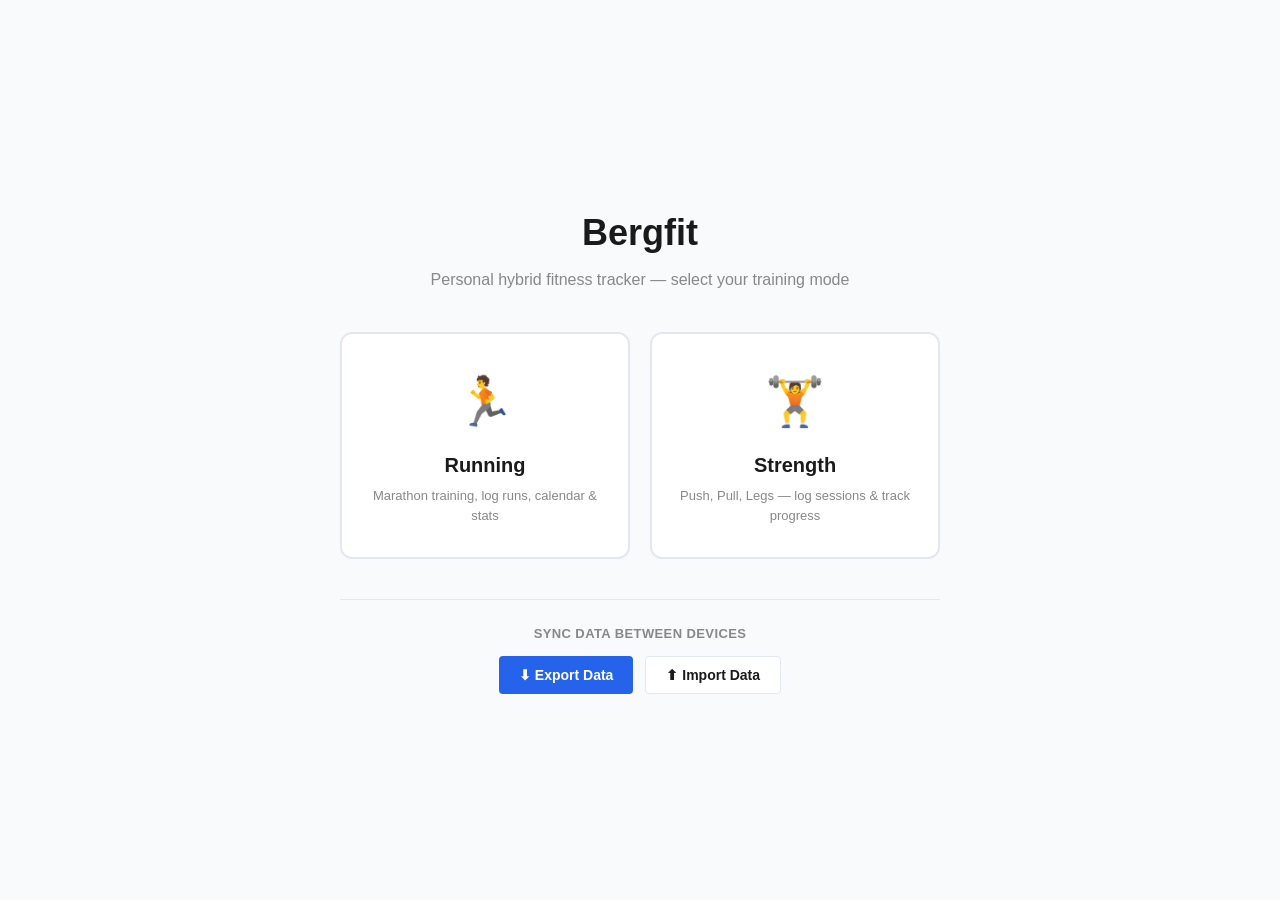
<file: index.html>
<!DOCTYPE html>
<html lang="en">
<head>
    <meta charset="UTF-8">
    <meta http-equiv="refresh" content="0; url=./PROJECT-FILES/index.html">
    <title>Redirecting...</title>
</head>
<body>
    <p>Redirecting to <a href="./PROJECT-FILES/index.html">Bergin PFT</a>...</p>
</body>
</html>
</file>
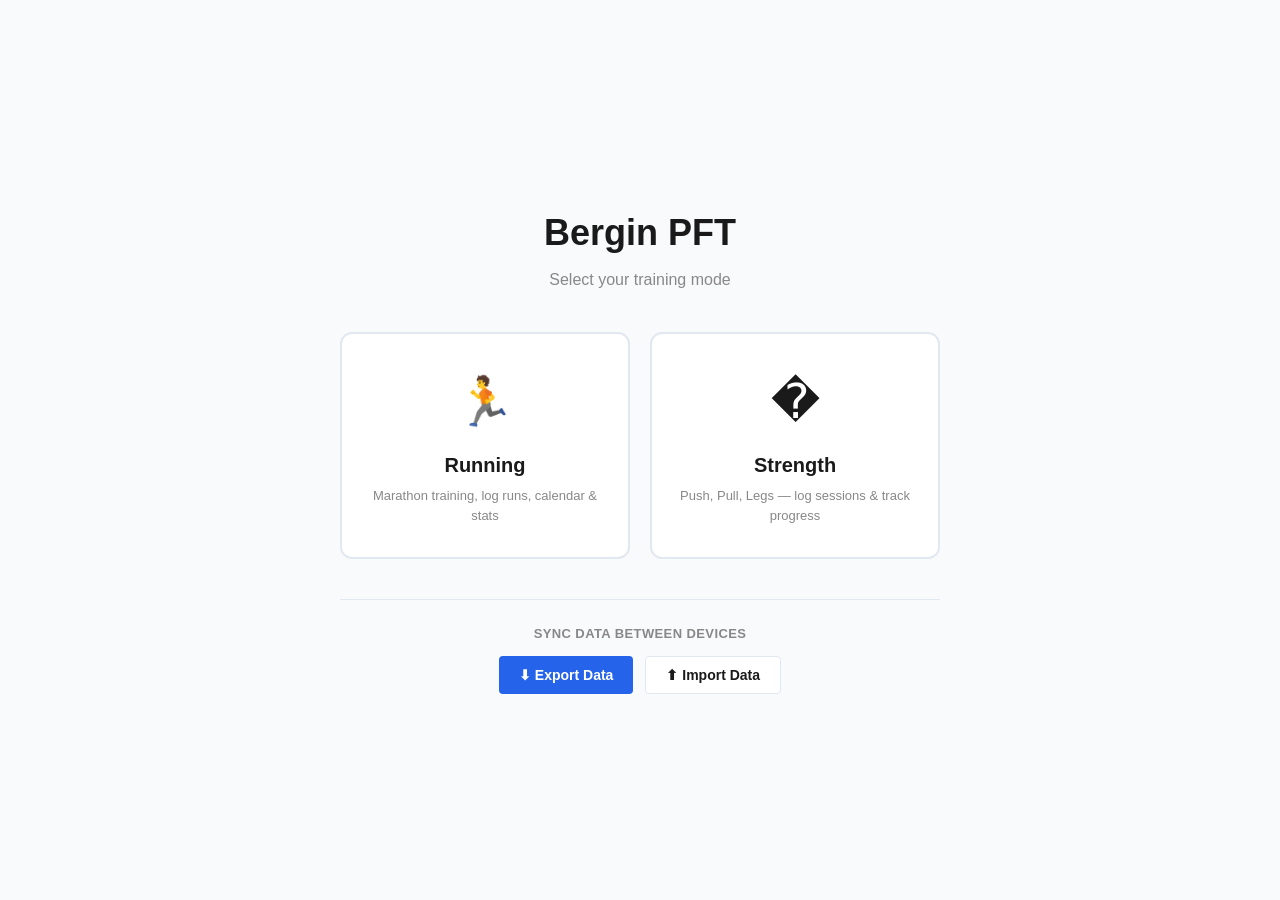
<file: Project Files/index.html>
<!DOCTYPE html>
<html lang="en">
<head>
    <meta charset="UTF-8">
    <meta name="viewport" content="width=device-width, initial-scale=1.0">
    <title>Bergin PFT</title>
    <link rel="stylesheet" href="./styles.css">
</head>
<body>

    <!-- Mode Selection Screen -->
    <div id="mode-select" class="mode-select">
        <div class="mode-select-inner">
            <h1 class="mode-select-title">Bergin PFT</h1>
            <p class="mode-select-subtitle">Select your training mode</p>
            <div class="mode-cards">
                <div class="mode-card" id="mode-running">
                    <div class="mode-card-icon">🏃</div>
                    <div class="mode-card-label">Running</div>
                    <div class="mode-card-desc">Marathon training, log runs, calendar &amp; stats</div>
                </div>
                <div class="mode-card" id="mode-strength">
                    <div class="mode-card-icon">�️</div>
                    <div class="mode-card-label">Strength</div>
                    <div class="mode-card-desc">Push, Pull, Legs — log sessions &amp; track progress</div>
                </div>
            </div>
            <div class="sync-controls">
                <p class="sync-label">Sync Data Between Devices</p>
                <div class="sync-buttons">
                    <button class="btn btn-primary" id="btn-export-data">⬇ Export Data</button>
                    <button class="btn btn-secondary" id="btn-import-data">⬆ Import Data</button>
                </div>
                <input type="file" id="import-file-input" accept=".json" style="display:none;">
            </div>
        </div>
    </div>

    <!-- ============================================================
         RUNNING MODE
         ============================================================ -->
    <div id="running-app" class="app-container" style="display:none;">
        <nav class="nav">
            <span class="nav-logo" id="running-back-btn">← Bergin PFT</span>
            <ul class="nav-links">
                <li><a class="nav-link active" data-view="r-overview">Overview</a></li>
                <li><a class="nav-link" data-view="r-plan">Plan</a></li>
                <li><a class="nav-link" data-view="r-log">Log Run</a></li>
                <li><a class="nav-link" data-view="r-calendar">Calendar</a></li>
                <li><a class="nav-link" data-view="r-stats">Stats</a></li>
            </ul>
        </nav>

        <main class="main">
            <!-- Running Overview -->
            <section id="view-r-overview" class="view-section active">
                <h1 class="page-title">Overview</h1>
                <p class="page-subtitle"></p>
                <div class="dashboard-grid">
                    <div class="card">
                        <div class="card-title"><svg width="24" height="16" viewBox="0 0 24 16" style="vertical-align:middle;margin-right:6px;border-radius:2px;"><rect x="0" y="0" width="8" height="16" fill="#002B7F"/><rect x="8" y="0" width="8" height="16" fill="#FCD116"/><rect x="16" y="0" width="8" height="16" fill="#CE1126"/></svg>Upcoming Race — Bucharest Marathon, 11th October 2026</div>
                        <div class="countdown-grid">
                            <div class="countdown-item">
                                <span class="countdown-number" id="countdown-days">—</span>
                                <span class="countdown-label">Days</span>
                            </div>
                            <div class="countdown-item">
                                <span class="countdown-number" id="countdown-hours">—</span>
                                <span class="countdown-label">Hours</span>
                            </div>
                            <div class="countdown-item">
                                <span class="countdown-number" id="countdown-minutes">—</span>
                                <span class="countdown-label">Minutes</span>
                            </div>
                            <div class="countdown-item">
                                <span class="countdown-number" id="countdown-seconds">—</span>
                                <span class="countdown-label">Seconds</span>
                            </div>
                        </div>
                    </div>
                    <div class="card">
                        <div class="card-title">Target Goal Time</div>
                        <div class="goal-time">3:45:00</div>
                        <div class="goal-pace">Pace: 5:20–5:25/km</div>
                    </div>
                    <div class="card">
                        <div class="card-title">Training Paces</div>
                        <div id="paces-content"></div>
                    </div>
                    <div class="card">
                        <div class="card-title">This Week</div>
                        <div id="this-week-content"></div>
                    </div>
                </div>
            </section>

            <!-- Running Plan -->
            <section id="view-r-plan" class="view-section">
                <h1 class="page-title">Training Plan</h1>
                <p class="page-subtitle">18-week programme for Bucharest Marathon — Target 3:45:00</p>
                <div id="plan-content"></div>
            </section>

            <!-- Log Run -->
            <section id="view-r-log" class="view-section">
                <h1 class="page-title">Log Run</h1>
                <p class="page-subtitle">Record your training runs to track progress.</p>
                <div class="card">
                    <form id="log-run-form" novalidate>
                        <div class="form-group">
                            <label class="form-label" for="run-date">Date *</label>
                            <input class="form-input" type="date" id="run-date" required>
                        </div>
                        <div class="form-group">
                            <label class="form-label" for="run-type">Run Type *</label>
                            <select class="form-input" id="run-type" required>
                                <option value="">— Select —</option>
                                <option value="Easy">Easy</option>
                                <option value="Long Run">Long Run</option>
                                <option value="Tempo">Tempo</option>
                                <option value="Intervals">Intervals</option>
                                <option value="Marathon Pace">Marathon Pace</option>
                                <option value="Hills">Hills</option>
                                <option value="Recovery">Recovery</option>
                                <option value="Race">Race</option>
                            </select>
                        </div>
                        <div class="form-group">
                            <label class="form-label" for="run-distance">Distance (km) *</label>
                            <input class="form-input" type="number" id="run-distance" min="0" step="0.1" placeholder="e.g. 10.5" required>
                        </div>
                        <div class="form-group">
                            <label class="form-label">Pace (min:sec per km) *</label>
                            <div class="form-row">
                                <input class="form-input" type="number" id="run-pace-min" min="0" max="15" step="1" placeholder="min">
                                <input class="form-input" type="number" id="run-pace-sec" min="0" max="59" step="1" placeholder="sec">
                            </div>
                        </div>
                        <div class="form-group">
                            <label class="form-label" for="run-notes">Notes (optional)</label>
                            <textarea class="form-input form-textarea" id="run-notes" rows="3" placeholder="e.g. Felt strong on the hills"></textarea>
                        </div>
                        <div class="form-group">
                            <button type="submit" class="btn btn-primary">Save Run</button>
                        </div>
                    </form>
                </div>
                <h2 class="section-heading">Recent Runs</h2>
                <div id="recent-runs-list"></div>
            </section>

            <!-- Running Calendar -->
            <section id="view-r-calendar" class="view-section">
                <h1 class="page-title">Calendar</h1>
                <p class="page-subtitle">Monthly view of your logged runs.</p>
                <div class="calendar-controls">
                    <button class="btn btn-secondary" id="r-cal-prev">&larr; Previous</button>
                    <span class="calendar-month-label" id="r-cal-month-label"></span>
                    <button class="btn btn-secondary" id="r-cal-next">Next &rarr;</button>
                </div>
                <div class="calendar-grid">
                    <div class="calendar-day-header">Mon</div>
                    <div class="calendar-day-header">Tue</div>
                    <div class="calendar-day-header">Wed</div>
                    <div class="calendar-day-header">Thu</div>
                    <div class="calendar-day-header">Fri</div>
                    <div class="calendar-day-header">Sat</div>
                    <div class="calendar-day-header">Sun</div>
                </div>
                <div class="calendar-grid" id="r-cal-grid"></div>
                <!-- Day Detail Modal -->
                <div class="modal-overlay" id="r-cal-modal">
                    <div class="modal">
                        <div class="modal-header">
                            <h2 class="modal-title" id="r-cal-modal-title">—</h2>
                            <button class="btn btn-secondary btn-sm" id="r-cal-modal-close">&times;</button>
                        </div>
                        <div id="r-cal-modal-body"></div>
                    </div>
                </div>
            </section>

            <!-- Running Stats -->
            <section id="view-r-stats" class="view-section">
                <h1 class="page-title">Stats</h1>
                <p class="page-subtitle">Key running metrics and trends.</p>
                <div class="stats-summary-grid" id="r-stats-summary"></div>
                <div class="card" style="margin-top: 24px;">
                    <div class="card-title">Weekly Running Mileage</div>
                    <canvas id="chart-mileage" width="900" height="280"></canvas>
                </div>
                <div class="card" style="margin-top: 16px;">
                    <div class="card-title">Average Pace by Week</div>
                    <canvas id="chart-pace" width="900" height="280"></canvas>
                </div>
            </section>
        </main>
    </div>

    <!-- ============================================================
         STRENGTH MODE
         ============================================================ -->
    <div id="strength-app" class="app-container" style="display:none;">
        <nav class="nav">
            <span class="nav-logo" id="strength-back-btn">← Bergin PFT</span>
            <ul class="nav-links">
                <li><a class="nav-link active" data-view="s-overview">Overview</a></li>
                <li><a class="nav-link" data-view="s-log">Log Session</a></li>
                <li><a class="nav-link" data-view="s-calendar">Calendar</a></li>
                <li><a class="nav-link" data-view="s-stats">Stats</a></li>
            </ul>
        </nav>

        <main class="main">
            <!-- Strength Overview -->
            <section id="view-s-overview" class="view-section active">
                <h1 class="page-title">Overview</h1>
                <p class="page-subtitle">Strength training progress at a glance.</p>
                <div class="dashboard-grid">
                    <div class="card">
                        <div class="card-title">Sessions This Month</div>
                        <div class="goal-time" id="s-sessions-count">0</div>
                    </div>
                    <div class="card">
                        <div class="card-title">Goal</div>
                        <div class="goal-time" style="font-size:24px;">45KG Dumbbell Press</div>
                        <div class="goal-pace">Target: May 2027</div>
                    </div>
                </div>
                <div class="strength-groups-grid">
                    <div class="card strength-group-card">
                        <div class="card-title">Push</div>
                        <div id="s-push-list" class="exercise-list"></div>
                    </div>
                    <div class="card strength-group-card">
                        <div class="card-title">Pull</div>
                        <div id="s-pull-list" class="exercise-list"></div>
                    </div>
                    <div class="card strength-group-card">
                        <div class="card-title">Legs</div>
                        <div id="s-legs-list" class="exercise-list"></div>
                    </div>
                </div>
            </section>

            <!-- Log Session -->
            <section id="view-s-log" class="view-section">
                <h1 class="page-title">Log Session</h1>
                <p class="page-subtitle">Record your strength training session.</p>
                <div class="card">
                    <form id="s-log-form" novalidate>
                        <div class="form-group">
                            <label class="form-label" for="s-session-date">Date *</label>
                            <input class="form-input" type="date" id="s-session-date" required>
                        </div>
                        <div class="form-group">
                            <label class="form-label" for="s-session-type">Type *</label>
                            <select class="form-input" id="s-session-type" required>
                                <option value="">— Select —</option>
                                <option value="Push">Push</option>
                                <option value="Pull">Pull</option>
                                <option value="Legs">Legs</option>
                            </select>
                        </div>
                        <div id="s-exercise-selector" style="display:none;">
                            <div class="form-group">
                                <label class="form-label">Select Exercises</label>
                                <div id="s-exercise-checkboxes" class="exercise-checkboxes"></div>
                            </div>
                        </div>
                        <div id="s-exercise-inputs"></div>
                        <div class="form-group" id="s-save-group" style="display:none;">
                            <button type="submit" class="btn btn-primary">Save Session</button>
                        </div>
                    </form>
                </div>
                <h2 class="section-heading">Recent Sessions</h2>
                <div id="s-recent-sessions"></div>
            </section>

            <!-- Strength Calendar -->
            <section id="view-s-calendar" class="view-section">
                <h1 class="page-title">Calendar</h1>
                <p class="page-subtitle">Monthly view of your strength sessions.</p>
                <div class="calendar-controls">
                    <button class="btn btn-secondary" id="s-cal-prev">&larr; Previous</button>
                    <span class="calendar-month-label" id="s-cal-month-label"></span>
                    <button class="btn btn-secondary" id="s-cal-next">Next &rarr;</button>
                </div>
                <div class="calendar-grid">
                    <div class="calendar-day-header">Mon</div>
                    <div class="calendar-day-header">Tue</div>
                    <div class="calendar-day-header">Wed</div>
                    <div class="calendar-day-header">Thu</div>
                    <div class="calendar-day-header">Fri</div>
                    <div class="calendar-day-header">Sat</div>
                    <div class="calendar-day-header">Sun</div>
                </div>
                <div class="calendar-grid" id="s-cal-grid"></div>
                <div class="modal-overlay" id="s-cal-modal">
                    <div class="modal">
                        <div class="modal-header">
                            <h2 class="modal-title" id="s-cal-modal-title">—</h2>
                            <button class="btn btn-secondary btn-sm" id="s-cal-modal-close">&times;</button>
                        </div>
                        <div id="s-cal-modal-body"></div>
                    </div>
                </div>
            </section>

            <!-- Strength Stats -->
            <section id="view-s-stats" class="view-section">
                <h1 class="page-title">Stats</h1>
                <p class="page-subtitle">Weight progression over time for each exercise.</p>

                <h2 class="section-heading">Push</h2>
                <div id="s-stats-push"></div>

                <h2 class="section-heading">Pull</h2>
                <div id="s-stats-pull"></div>

                <h2 class="section-heading">Legs</h2>
                <div id="s-stats-legs"></div>
            </section>
        </main>
    </div>

    <!-- Toast -->
    <div id="toast" class="toast"></div>

    <script src="./data.js"></script>
    <script src="./app.js"></script>

</body>
</html>
</file>
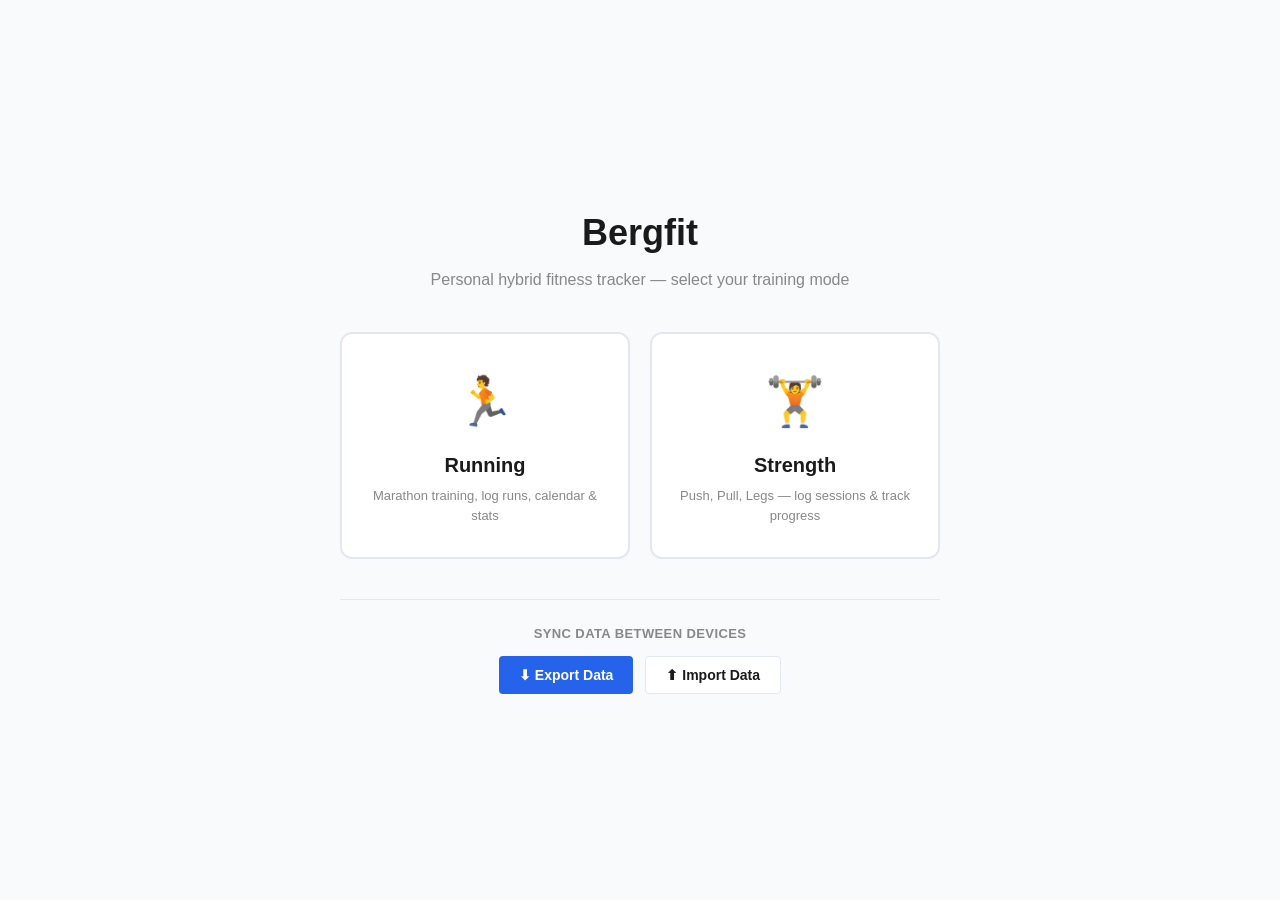
<file: PROJECT-FILES/index.html>
<!DOCTYPE html>
<html lang="en">
<head>
    <meta charset="UTF-8">
    <meta name="viewport" content="width=device-width, initial-scale=1.0">
    <title>Bergfit</title>
    <link rel="stylesheet" href="./styles.css">
</head>
<body>

    <!-- Mode Selection Screen -->
    <div id="mode-select" class="mode-select">
        <div class="mode-select-inner">
            <h1 class="mode-select-title">Bergfit</h1>
            <p class="mode-select-subtitle">Personal hybrid fitness tracker — select your training mode</p>
            <div class="mode-cards">
                <div class="mode-card" id="mode-running">
                    <div class="mode-card-icon">🏃</div>
                    <div class="mode-card-label">Running</div>
                    <div class="mode-card-desc">Marathon training, log runs, calendar &amp; stats</div>
                </div>
                <div class="mode-card" id="mode-strength">
                    <div class="mode-card-icon">🏋️</div>
                    <div class="mode-card-label">Strength</div>
                    <div class="mode-card-desc">Push, Pull, Legs — log sessions &amp; track progress</div>
                </div>
            </div>
            <div class="sync-controls">
                <p class="sync-label">Sync Data Between Devices</p>
                <div class="sync-buttons">
                    <button class="btn btn-primary" id="btn-export-data">⬇ Export Data</button>
                    <button class="btn btn-secondary" id="btn-import-data">⬆ Import Data</button>
                </div>
                <input type="file" id="import-file-input" accept=".json" style="display:none;">
            </div>
        </div>
    </div>

    <!-- ============================================================
         RUNNING MODE
         ============================================================ -->
    <div id="running-app" class="app-container" style="display:none;">
        <nav class="nav">
            <span class="nav-logo" id="running-back-btn">← Bergfit</span>
            <ul class="nav-links">
                <li><a class="nav-link active" data-view="r-overview">Overview</a></li>
                <li><a class="nav-link" data-view="r-plan">Plan</a></li>
                <li><a class="nav-link" data-view="r-log">Log Run</a></li>
                <li><a class="nav-link" data-view="r-calendar">Calendar</a></li>
                <li><a class="nav-link" data-view="r-stats">Stats</a></li>
            </ul>
        </nav>

        <main class="main">
            <!-- Running Overview -->
            <section id="view-r-overview" class="view-section active">
                <h1 class="page-title">Overview</h1>
                <p class="page-subtitle"></p>
                <div class="dashboard-grid">
                    <div class="card">
                        <div class="card-title" id="goal-race-title">Upcoming Goal</div>
                        <div id="goal-race-subtitle" style="font-size:14px;font-weight:600;color:var(--text-primary);margin-bottom:12px;"></div>
                        <div class="countdown-grid">
                            <div class="countdown-item">
                                <span class="countdown-number" id="countdown-days">—</span>
                                <span class="countdown-label">Days</span>
                            </div>
                            <div class="countdown-item">
                                <span class="countdown-number" id="countdown-hours">—</span>
                                <span class="countdown-label">Hours</span>
                            </div>
                            <div class="countdown-item">
                                <span class="countdown-number" id="countdown-minutes">—</span>
                                <span class="countdown-label">Minutes</span>
                            </div>
                            <div class="countdown-item">
                                <span class="countdown-number" id="countdown-seconds">—</span>
                                <span class="countdown-label">Seconds</span>
                            </div>
                        </div>
                    </div>
                    <div class="card" style="display:flex;flex-direction:column;justify-content:center;">
                        <div class="card-title">Target Goal Time</div>
                        <div class="goal-time" id="goal-target-time">3:45:00</div>
                        <div class="goal-pace" id="goal-target-pace">Pace: 5:20–5:25/km</div>
                    </div>
                    <div class="card">
                        <div class="card-title">Goal Training Paces</div>
                        <div id="paces-content"></div>
                    </div>
                    <div class="card">
                        <div class="card-title">Goal Plan — This Week</div>
                        <div id="this-week-content"></div>
                    </div>
                </div>
                <!-- Set New Goal -->
                <div class="card" style="margin-top:24px;border:2px dashed var(--border-color);text-align:center;padding:32px;">
                    <div style="font-size:14px;color:var(--text-muted);margin-bottom:12px;">Want to train for something new?</div>
                    <button class="btn btn-primary" id="btn-set-new-goal">🎯 Set New Goal</button>
                </div>
            </section>

            <!-- Running Plan -->
            <section id="view-r-plan" class="view-section">
                <h1 class="page-title">Training Plans</h1>
                <p class="page-subtitle">Choose a plan to view or create a new one.</p>
                <div id="plan-selector">
                    <div id="plan-buttons"></div>
                    <button class="btn btn-secondary" id="btn-create-plan" style="margin-top:12px;">+ Create New Plan</button>
                </div>
                <div id="plan-content" style="display:none;"></div>
                <button class="btn btn-secondary" id="btn-back-to-plans" style="display:none;margin-bottom:16px;">← Back to Plans</button>
                <!-- Create Plan Form -->
                <div id="create-plan-form" style="display:none;">
                    <div class="card">
                        <div class="form-group">
                            <label class="form-label">Plan Name *</label>
                            <input class="form-input" id="new-plan-name" placeholder="e.g. Berlin Marathon 2027">
                        </div>
                        <div class="form-group">
                            <label class="form-label">Plan Details (free text) *</label>
                            <p style="font-size:12px;color:var(--text-muted);margin-bottom:8px;">Enter your training plan in any format. Separate weeks with a blank line. Example:<br><code>Week 1 (8-14 June, ~28km):<br>Day 1: 7km Easy @ 5:35-5:50/km<br>Day 2: 7km Intervals<br>Day 3: 14km Long Run</code></p>
                            <textarea class="form-input form-textarea" id="new-plan-text" rows="15" placeholder="Paste or type your training plan here..."></textarea>
                        </div>
                        <div class="form-group" style="display:flex;gap:10px;">
                            <button class="btn btn-primary" id="btn-save-new-plan">Save Plan</button>
                            <button class="btn btn-secondary" id="btn-cancel-new-plan">Cancel</button>
                        </div>
                    </div>
                </div>
            </section>

            <!-- Log Run -->
            <section id="view-r-log" class="view-section">
                <h1 class="page-title">Log Run</h1>
                <p class="page-subtitle">Record your training runs to track progress.</p>
                <div class="card">
                    <form id="log-run-form" novalidate>
                        <div class="form-group">
                            <label class="form-label" for="run-date">Date *</label>
                            <input class="form-input" type="date" id="run-date" required>
                        </div>
                        <div class="form-group">
                            <label class="form-label" for="run-type">Run Type *</label>
                            <select class="form-input" id="run-type" required>
                                <option value="">— Select —</option>
                                <option value="Easy">Easy</option>
                                <option value="Long Run">Long Run</option>
                                <option value="Tempo">Tempo</option>
                                <option value="Intervals">Intervals</option>
                                <option value="Marathon Pace">Marathon Pace</option>
                                <option value="Hills">Hills</option>
                                <option value="Recovery">Recovery</option>
                                <option value="Race">Race</option>
                            </select>
                        </div>
                        <div class="form-group">
                            <label class="form-label" for="run-distance">Distance (km) *</label>
                            <input class="form-input" type="number" id="run-distance" min="0" step="0.1" placeholder="e.g. 10.5" required>
                        </div>
                        <div class="form-group">
                            <label class="form-label">Pace (min:sec per km) *</label>
                            <div class="form-row">
                                <input class="form-input" type="number" id="run-pace-min" min="0" max="15" step="1" placeholder="min">
                                <input class="form-input" type="number" id="run-pace-sec" min="0" max="59" step="1" placeholder="sec">
                            </div>
                        </div>
                        <div class="form-group">
                            <label class="form-label" for="run-notes">Notes (optional)</label>
                            <textarea class="form-input form-textarea" id="run-notes" rows="3" placeholder="e.g. Felt strong on the hills"></textarea>
                        </div>
                        <div class="form-group">
                            <button type="submit" class="btn btn-primary">Save Run</button>
                        </div>
                    </form>
                </div>
                <h2 class="section-heading">Recent Runs</h2>
                <div id="recent-runs-list"></div>
            </section>

            <!-- Running Calendar -->
            <section id="view-r-calendar" class="view-section">
                <h1 class="page-title">Calendar</h1>
                <p class="page-subtitle">Monthly view of your logged runs.</p>
                <div class="calendar-controls">
                    <button class="btn btn-secondary" id="r-cal-prev">&larr; Previous</button>
                    <span class="calendar-month-label" id="r-cal-month-label"></span>
                    <button class="btn btn-secondary" id="r-cal-next">Next &rarr;</button>
                </div>
                <div class="calendar-grid">
                    <div class="calendar-day-header">Mon</div>
                    <div class="calendar-day-header">Tue</div>
                    <div class="calendar-day-header">Wed</div>
                    <div class="calendar-day-header">Thu</div>
                    <div class="calendar-day-header">Fri</div>
                    <div class="calendar-day-header">Sat</div>
                    <div class="calendar-day-header">Sun</div>
                </div>
                <div class="calendar-grid" id="r-cal-grid"></div>
                <!-- Day Detail Modal -->
                <div class="modal-overlay" id="r-cal-modal">
                    <div class="modal">
                        <div class="modal-header">
                            <h2 class="modal-title" id="r-cal-modal-title">—</h2>
                            <button class="btn btn-secondary btn-sm" id="r-cal-modal-close">&times;</button>
                        </div>
                        <div id="r-cal-modal-body"></div>
                    </div>
                </div>
            </section>

            <!-- Running Stats -->
            <section id="view-r-stats" class="view-section">
                <h1 class="page-title">Stats</h1>
                <p class="page-subtitle">Key running metrics and trends.</p>
                <div class="stats-summary-grid" id="r-stats-summary"></div>
                <div class="card" style="margin-top: 24px;">
                    <div class="card-title">Weekly Running Mileage</div>
                    <canvas id="chart-mileage" width="900" height="280"></canvas>
                </div>
                <div class="card" style="margin-top: 16px;">
                    <div class="card-title">Average Pace by Week</div>
                    <canvas id="chart-pace" width="900" height="280"></canvas>
                </div>
            </section>
        </main>
    </div>

    <!-- ============================================================
         STRENGTH MODE
         ============================================================ -->
    <div id="strength-app" class="app-container" style="display:none;">
        <nav class="nav">
            <span class="nav-logo" id="strength-back-btn">← Bergfit</span>
            <ul class="nav-links">
                <li><a class="nav-link active" data-view="s-overview">Overview</a></li>
                <li><a class="nav-link" data-view="s-log">Log Session</a></li>
                <li><a class="nav-link" data-view="s-calendar">Calendar</a></li>
                <li><a class="nav-link" data-view="s-stats">Stats</a></li>
            </ul>
        </nav>

        <main class="main">
            <!-- Strength Overview -->
            <section id="view-s-overview" class="view-section active">
                <h1 class="page-title">Overview</h1>
                <p class="page-subtitle">Strength training progress at a glance.</p>
                <div class="dashboard-grid">
                    <div class="card">
                        <div class="card-title">Sessions This Month</div>
                        <div class="goal-time" id="s-sessions-count">0</div>
                    </div>
                </div>
                <div class="strength-groups-grid">
                    <div class="card strength-group-card">
                        <div class="card-title">Push</div>
                        <div id="s-push-list" class="exercise-list"></div>
                    </div>
                    <div class="card strength-group-card">
                        <div class="card-title">Pull</div>
                        <div id="s-pull-list" class="exercise-list"></div>
                    </div>
                    <div class="card strength-group-card">
                        <div class="card-title">Legs</div>
                        <div id="s-legs-list" class="exercise-list"></div>
                    </div>
                </div>
            </section>

            <!-- Log Session -->
            <section id="view-s-log" class="view-section">
                <h1 class="page-title">Log Session</h1>
                <p class="page-subtitle">Record your strength training session.</p>
                <div class="card">
                    <form id="s-log-form" novalidate>
                        <div class="form-group">
                            <label class="form-label" for="s-session-date">Date *</label>
                            <input class="form-input" type="date" id="s-session-date" required>
                        </div>
                        <div class="form-group">
                            <label class="form-label" for="s-session-type">Type *</label>
                            <select class="form-input" id="s-session-type" required>
                                <option value="">— Select —</option>
                                <option value="Push">Push</option>
                                <option value="Pull">Pull</option>
                                <option value="Legs">Legs</option>
                            </select>
                        </div>
                        <div id="s-exercise-selector" style="display:none;">
                            <div class="form-group">
                                <label class="form-label">Select Exercises</label>
                                <div id="s-exercise-checkboxes" class="exercise-checkboxes"></div>
                            </div>
                        </div>
                        <div id="s-exercise-inputs"></div>
                        <div class="form-group" id="s-save-group" style="display:none;">
                            <button type="submit" class="btn btn-primary">Save Session</button>
                        </div>
                    </form>
                </div>
                <h2 class="section-heading">Recent Sessions</h2>
                <div id="s-recent-sessions"></div>
            </section>

            <!-- Strength Calendar -->
            <section id="view-s-calendar" class="view-section">
                <h1 class="page-title">Calendar</h1>
                <p class="page-subtitle">Monthly view of your strength sessions.</p>
                <div class="calendar-controls">
                    <button class="btn btn-secondary" id="s-cal-prev">&larr; Previous</button>
                    <span class="calendar-month-label" id="s-cal-month-label"></span>
                    <button class="btn btn-secondary" id="s-cal-next">Next &rarr;</button>
                </div>
                <div class="calendar-grid">
                    <div class="calendar-day-header">Mon</div>
                    <div class="calendar-day-header">Tue</div>
                    <div class="calendar-day-header">Wed</div>
                    <div class="calendar-day-header">Thu</div>
                    <div class="calendar-day-header">Fri</div>
                    <div class="calendar-day-header">Sat</div>
                    <div class="calendar-day-header">Sun</div>
                </div>
                <div class="calendar-grid" id="s-cal-grid"></div>
                <div class="modal-overlay" id="s-cal-modal">
                    <div class="modal">
                        <div class="modal-header">
                            <h2 class="modal-title" id="s-cal-modal-title">—</h2>
                            <button class="btn btn-secondary btn-sm" id="s-cal-modal-close">&times;</button>
                        </div>
                        <div id="s-cal-modal-body"></div>
                    </div>
                </div>
            </section>

            <!-- Strength Stats -->
            <section id="view-s-stats" class="view-section">
                <h1 class="page-title">Stats</h1>
                <p class="page-subtitle">Weight progression over time for each exercise.</p>

                <h2 class="section-heading">Push</h2>
                <div id="s-stats-push"></div>

                <h2 class="section-heading">Pull</h2>
                <div id="s-stats-pull"></div>

                <h2 class="section-heading">Legs</h2>
                <div id="s-stats-legs"></div>
            </section>
        </main>
    </div>

    <!-- Set Goal Modal -->
    <div class="modal-overlay" id="goal-modal">
        <div class="modal" style="max-width:550px;">
            <div class="modal-header">
                <h2 class="modal-title" id="goal-modal-title">Set New Goal</h2>
                <button class="btn btn-secondary btn-sm" id="goal-modal-close">&times;</button>
            </div>
            <div id="goal-modal-body"></div>
        </div>
    </div>

    <!-- Toast -->
    <div id="toast" class="toast"></div>

    <script src="./data.js"></script>
    <script src="./app.js"></script>

</body>
</html>
</file>
<file: Project Files/styles.css>
/* Bucharest Marathon Training Tracker — Styles */
/* Bergin PFT */

:root {
  --primary: #2563EB;
  --primary-dark: #1D4ED8;
  --secondary: #FFFFFF;
  --accent: #1E293B;
  --bg-page: #F8FAFC;
  --bg-card: #FFFFFF;
  --text-primary: #1A1A1A;
  --text-secondary: #555555;
  --text-muted: #888888;
  --border-color: #E2E8F0;
  --radius: 8px;
  --radius-sm: 4px;
  --shadow-card: 0 1px 3px rgba(0, 0, 0, 0.06), 0 1px 2px rgba(0, 0, 0, 0.04);
  --shadow-elevated: 0 4px 12px rgba(0, 0, 0, 0.1);
  --success: #16A34A;
  --warning: #F59E0B;
  --danger: #DC2626;
  --running-color: #0EA5E9;
}

*, *::before, *::after {
  margin: 0;
  padding: 0;
  box-sizing: border-box;
}

body {
  font-family: -apple-system, BlinkMacSystemFont, 'Segoe UI', Roboto, Helvetica, Arial, sans-serif;
  background: var(--bg-page);
  color: var(--text-primary);
  line-height: 1.5;
  min-height: 100vh;
  display: flex;
  flex-direction: column;
}

/* ===== Navigation ===== */
.nav {
  background: var(--accent);
  padding: 0 24px;
  display: flex;
  align-items: center;
  justify-content: space-between;
  position: sticky;
  top: 0;
  z-index: 100;
  min-height: 56px;
  box-shadow: 0 2px 4px rgba(0, 0, 0, 0.15);
}

.nav-logo {
  font-size: 18px;
  font-weight: 700;
  color: var(--secondary);
  letter-spacing: -0.3px;
}

.nav-links {
  display: flex;
  align-items: center;
  gap: 4px;
  list-style: none;
}

.nav-link {
  padding: 16px 16px;
  font-size: 14px;
  font-weight: 600;
  color: rgba(255, 255, 255, 0.7);
  text-decoration: none;
  cursor: pointer;
  border-bottom: 3px solid transparent;
  transition: color 0.2s, border-color 0.2s;
}

.nav-link:hover {
  color: var(--secondary);
}

.nav-link.active {
  color: var(--secondary);
  border-bottom-color: var(--primary);
}

/* ===== Main Content ===== */
.main {
  flex: 1;
  max-width: 1000px;
  width: 100%;
  margin: 0 auto;
  padding: 32px 24px;
}

/* ===== View Sections ===== */
.view-section {
  display: none;
}

.view-section.active {
  display: block;
}

/* ===== Page Titles ===== */
.page-title {
  font-size: 24px;
  font-weight: 700;
  margin-bottom: 8px;
}

.page-subtitle {
  font-size: 14px;
  color: var(--text-secondary);
  margin-bottom: 24px;
}

.section-heading {
  font-size: 16px;
  font-weight: 700;
  margin-top: 28px;
  margin-bottom: 12px;
}

/* ===== Dashboard Grid ===== */
.dashboard-grid {
  display: grid;
  grid-template-columns: 1fr 1fr;
  gap: 20px;
  margin-bottom: 28px;
}

.dashboard-grid .full-width {
  grid-column: 1 / -1;
}

/* ===== Cards ===== */
.card {
  background: var(--bg-card);
  border: 1px solid var(--border-color);
  border-radius: var(--radius);
  padding: 20px;
  box-shadow: var(--shadow-card);
}

.card-title {
  font-size: 12px;
  font-weight: 700;
  text-transform: uppercase;
  letter-spacing: 0.5px;
  color: var(--text-muted);
  margin-bottom: 12px;
}

/* ===== Countdown ===== */
.countdown-grid {
  display: grid;
  grid-template-columns: repeat(4, 1fr);
  gap: 12px;
  text-align: center;
}

.countdown-item {
  display: flex;
  flex-direction: column;
  align-items: center;
}

.countdown-number {
  font-size: 36px;
  font-weight: 800;
  color: var(--primary);
  line-height: 1.1;
}

.countdown-label {
  font-size: 11px;
  color: var(--text-muted);
  text-transform: uppercase;
  letter-spacing: 0.5px;
  margin-top: 4px;
}

/* ===== Target Goal ===== */
.goal-time {
  font-size: 42px;
  font-weight: 800;
  color: var(--primary);
  line-height: 1;
  margin-bottom: 4px;
}

.goal-pace {
  font-size: 14px;
  color: var(--text-secondary);
}

/* ===== Training Paces Table ===== */
.paces-table {
  width: 100%;
  border-collapse: collapse;
  font-size: 14px;
}

.paces-table th {
  text-align: left;
  padding: 8px 12px;
  font-size: 11px;
  font-weight: 700;
  text-transform: uppercase;
  letter-spacing: 0.3px;
  color: var(--text-muted);
  border-bottom: 2px solid var(--border-color);
}

.paces-table td {
  padding: 10px 12px;
  border-bottom: 1px solid var(--border-color);
  color: var(--text-secondary);
}

.paces-table tr:last-child td {
  border-bottom: none;
}

.paces-table td:last-child {
  font-weight: 600;
  color: var(--text-primary);
}

/* ===== This Week Section ===== */
.this-week-header {
  display: flex;
  align-items: baseline;
  gap: 12px;
  flex-wrap: wrap;
  margin-bottom: 16px;
}

.this-week-header h3 {
  font-size: 16px;
  font-weight: 700;
}

.week-dates {
  font-size: 13px;
  color: var(--text-muted);
}

.week-volume {
  font-size: 13px;
  font-weight: 600;
  color: var(--primary);
  background: rgba(37, 99, 235, 0.08);
  padding: 2px 8px;
  border-radius: var(--radius-sm);
}

.this-week-days {
  display: grid;
  grid-template-columns: repeat(auto-fit, minmax(180px, 1fr));
  gap: 12px;
}

.day-card {
  background: var(--bg-page);
  border: 1px solid var(--border-color);
  border-radius: var(--radius-sm);
  padding: 12px;
  border-left: 3px solid var(--running-color);
}

.day-card-label {
  font-size: 11px;
  font-weight: 700;
  text-transform: uppercase;
  color: var(--text-muted);
  margin-bottom: 4px;
}

.day-card-title {
  font-size: 14px;
  font-weight: 600;
  color: var(--text-primary);
  margin-bottom: 4px;
}

.day-card-detail {
  font-size: 12px;
  color: var(--text-secondary);
}

/* ===== Plan View ===== */
.plan-week-block {
  background: var(--bg-card);
  border: 1px solid var(--border-color);
  border-radius: var(--radius);
  padding: 20px;
  margin-bottom: 16px;
  box-shadow: var(--shadow-card);
  transition: box-shadow 0.2s;
}

.plan-week-block.current {
  border-color: var(--primary);
  box-shadow: 0 0 0 1px var(--primary), var(--shadow-card);
}

.plan-week-header {
  margin-bottom: 14px;
}

.plan-week-title {
  font-size: 16px;
  font-weight: 700;
  margin-bottom: 4px;
}

.current-badge {
  display: inline-block;
  font-size: 10px;
  font-weight: 700;
  text-transform: uppercase;
  background: var(--primary);
  color: white;
  padding: 2px 6px;
  border-radius: 3px;
  vertical-align: middle;
  margin-left: 6px;
}

.plan-week-meta {
  display: flex;
  gap: 16px;
  font-size: 13px;
  color: var(--text-muted);
}

.plan-days-grid {
  display: grid;
  grid-template-columns: repeat(auto-fit, minmax(200px, 1fr));
  gap: 10px;
}

.plan-day-card {
  background: var(--bg-page);
  border: 1px solid var(--border-color);
  border-radius: var(--radius-sm);
  padding: 12px;
  border-left: 3px solid var(--running-color);
}

.plan-day-label {
  font-size: 11px;
  font-weight: 700;
  text-transform: uppercase;
  color: var(--text-muted);
  margin-bottom: 4px;
}

.plan-day-title {
  font-size: 14px;
  font-weight: 600;
  color: var(--text-primary);
  margin-bottom: 2px;
}

.plan-day-detail {
  font-size: 12px;
  color: var(--text-secondary);
}

/* ===== Forms ===== */
.form-group {
  margin-bottom: 16px;
}

.form-label {
  display: block;
  font-size: 13px;
  font-weight: 600;
  color: var(--text-primary);
  margin-bottom: 6px;
}

.form-input {
  width: 100%;
  padding: 10px 12px;
  font-size: 14px;
  font-family: inherit;
  color: var(--text-primary);
  background: var(--bg-card);
  border: 1px solid var(--border-color);
  border-radius: var(--radius-sm);
  transition: border-color 0.2s, box-shadow 0.2s;
}

.form-input:focus {
  outline: none;
  border-color: var(--primary);
  box-shadow: 0 0 0 3px rgba(37, 99, 235, 0.1);
}

.form-input.error {
  border-color: var(--danger);
}

.form-textarea {
  min-height: 80px;
  resize: vertical;
}

.form-row {
  display: flex;
  gap: 12px;
}

.form-row .form-input {
  flex: 1;
}

/* ===== Buttons ===== */
.btn {
  display: inline-flex;
  align-items: center;
  justify-content: center;
  gap: 6px;
  padding: 10px 20px;
  font-size: 14px;
  font-weight: 600;
  font-family: inherit;
  border: none;
  border-radius: var(--radius-sm);
  cursor: pointer;
  transition: background 0.2s, transform 0.1s;
  text-decoration: none;
}

.btn:active {
  transform: scale(0.97);
}

.btn-primary {
  background: var(--primary);
  color: var(--secondary);
}

.btn-primary:hover {
  background: var(--primary-dark);
}

.btn-secondary {
  background: var(--bg-card);
  color: var(--text-primary);
  border: 1px solid var(--border-color);
}

.btn-secondary:hover {
  background: #F1F5F9;
}

.btn-sm {
  padding: 6px 12px;
  font-size: 12px;
}

.btn-danger {
  background: var(--danger);
  color: white;
}

.btn-danger:hover {
  background: #B91C1C;
}

/* ===== Run Log Cards ===== */
.run-card {
  background: var(--bg-card);
  border: 1px solid var(--border-color);
  border-radius: var(--radius);
  padding: 16px 20px;
  margin-bottom: 12px;
  border-left: 4px solid var(--running-color);
  box-shadow: var(--shadow-card);
  display: flex;
  justify-content: space-between;
  align-items: flex-start;
  gap: 16px;
}

.run-card-main {
  flex: 1;
}

.run-card-header {
  display: flex;
  align-items: center;
  gap: 12px;
  margin-bottom: 6px;
}

.run-card-type {
  font-size: 11px;
  font-weight: 700;
  text-transform: uppercase;
  letter-spacing: 0.4px;
  background: rgba(14, 165, 233, 0.1);
  color: var(--running-color);
  padding: 2px 8px;
  border-radius: 3px;
}

.run-card-date {
  font-size: 12px;
  color: var(--text-muted);
}

.run-card-stats {
  display: flex;
  gap: 20px;
  font-size: 14px;
  color: var(--text-secondary);
}

.run-card-stat {
  display: flex;
  flex-direction: column;
}

.run-card-stat-label {
  font-size: 10px;
  text-transform: uppercase;
  color: var(--text-muted);
}

.run-card-stat-value {
  font-weight: 700;
  color: var(--text-primary);
}

.run-card-notes {
  font-size: 12px;
  color: var(--text-muted);
  margin-top: 6px;
  font-style: italic;
}

.run-card-delete {
  background: none;
  border: none;
  color: var(--text-muted);
  font-size: 16px;
  cursor: pointer;
  padding: 4px;
  border-radius: var(--radius-sm);
  transition: color 0.2s;
}

.run-card-delete:hover {
  color: var(--danger);
}

/* ===== Calendar ===== */
.calendar-controls {
  display: flex;
  align-items: center;
  justify-content: space-between;
  margin-bottom: 16px;
}

.calendar-month-label {
  font-size: 18px;
  font-weight: 700;
}

.calendar-grid {
  display: grid;
  grid-template-columns: repeat(7, 1fr);
  gap: 4px;
}

.calendar-day-header {
  text-align: center;
  font-size: 11px;
  font-weight: 700;
  color: var(--text-muted);
  text-transform: uppercase;
  letter-spacing: 0.5px;
  padding: 8px 0;
}

.calendar-cell {
  background: var(--bg-card);
  border: 1px solid var(--border-color);
  border-radius: var(--radius-sm);
  min-height: 80px;
  padding: 6px;
  cursor: pointer;
  transition: border-color 0.2s, box-shadow 0.2s;
}

.calendar-cell:hover {
  border-color: var(--primary);
  box-shadow: 0 0 0 1px var(--primary);
}

.calendar-cell.today {
  border-color: var(--primary);
  background: rgba(37, 99, 235, 0.03);
}

.calendar-cell.empty {
  background: transparent;
  border-color: transparent;
  cursor: default;
}

.calendar-cell.empty:hover {
  border-color: transparent;
  box-shadow: none;
}

.calendar-cell-date {
  font-size: 12px;
  font-weight: 600;
  color: var(--text-secondary);
  margin-bottom: 4px;
}

.calendar-cell.today .calendar-cell-date {
  color: var(--primary);
  font-weight: 800;
}

.calendar-cell-run {
  font-size: 10px;
  font-weight: 600;
  padding: 2px 4px;
  border-radius: 3px;
  background: rgba(14, 165, 233, 0.12);
  color: var(--running-color);
  white-space: nowrap;
  overflow: hidden;
  text-overflow: ellipsis;
  margin-bottom: 2px;
}

/* ===== Modal ===== */
.modal-overlay {
  display: none;
  position: fixed;
  inset: 0;
  background: rgba(0, 0, 0, 0.5);
  z-index: 200;
  align-items: center;
  justify-content: center;
  padding: 24px;
}

.modal-overlay.active {
  display: flex;
}

.modal {
  background: var(--bg-card);
  border-radius: var(--radius);
  padding: 24px;
  max-width: 500px;
  width: 100%;
  max-height: 80vh;
  overflow-y: auto;
  box-shadow: var(--shadow-elevated);
}

.modal-header {
  display: flex;
  align-items: center;
  justify-content: space-between;
  margin-bottom: 16px;
}

.modal-title {
  font-size: 18px;
  font-weight: 700;
}

/* ===== Stats Summary ===== */
.stats-summary-grid {
  display: grid;
  grid-template-columns: repeat(auto-fit, minmax(200px, 1fr));
  gap: 16px;
}

.stat-card {
  background: var(--bg-card);
  border: 1px solid var(--border-color);
  border-radius: var(--radius);
  padding: 16px;
  box-shadow: var(--shadow-card);
  text-align: center;
}

.stat-value {
  font-size: 28px;
  font-weight: 800;
  color: var(--primary);
  line-height: 1.2;
}

.stat-label {
  font-size: 12px;
  color: var(--text-muted);
  margin-top: 4px;
  text-transform: uppercase;
  letter-spacing: 0.3px;
}

/* ===== Charts ===== */
canvas {
  width: 100%;
  height: 280px;
  display: block;
}

/* ===== Toast ===== */
.toast {
  position: fixed;
  bottom: 24px;
  left: 50%;
  transform: translateX(-50%) translateY(20px);
  background: var(--accent);
  color: var(--secondary);
  padding: 12px 24px;
  border-radius: var(--radius);
  font-size: 14px;
  font-weight: 500;
  box-shadow: var(--shadow-elevated);
  opacity: 0;
  transition: opacity 0.3s, transform 0.3s;
  z-index: 400;
  pointer-events: none;
}

.toast.visible {
  opacity: 1;
  transform: translateX(-50%) translateY(0);
}

/* ===== Empty State ===== */
.empty-state {
  text-align: center;
  padding: 40px 20px;
  color: var(--text-muted);
  font-size: 14px;
}

/* ===== Responsive ===== */
@media (max-width: 768px) {
  .dashboard-grid {
    grid-template-columns: 1fr;
  }

  .countdown-grid {
    grid-template-columns: repeat(2, 1fr);
    gap: 16px;
  }

  .this-week-days {
    grid-template-columns: 1fr;
  }

  .plan-days-grid {
    grid-template-columns: 1fr;
  }

  .nav {
    padding: 0 16px;
    flex-wrap: wrap;
  }

  .nav-links {
    gap: 0;
  }

  .nav-link {
    padding: 14px 10px;
    font-size: 12px;
  }

  .main {
    padding: 20px 16px;
  }

  .stats-summary-grid {
    grid-template-columns: repeat(2, 1fr);
  }

  .calendar-cell {
    min-height: 60px;
    padding: 4px;
  }

  .run-card {
    flex-direction: column;
  }

  .run-card-stats {
    flex-wrap: wrap;
  }
}

@media (max-width: 480px) {
  .countdown-number {
    font-size: 28px;
  }

  .goal-time {
    font-size: 32px;
  }

  .stats-summary-grid {
    grid-template-columns: 1fr;
  }

  .nav-link {
    padding: 12px 8px;
    font-size: 11px;
  }
}


/* ===== Mode Selection Screen ===== */
.mode-select {
  display: flex;
  align-items: center;
  justify-content: center;
  min-height: 100vh;
  padding: 24px;
}

.mode-select-inner {
  text-align: center;
  max-width: 600px;
  width: 100%;
}

.mode-select-title {
  font-size: 36px;
  font-weight: 800;
  color: var(--text-primary);
  margin-bottom: 8px;
}

.mode-select-subtitle {
  font-size: 16px;
  color: var(--text-muted);
  margin-bottom: 40px;
}

.mode-cards {
  display: grid;
  grid-template-columns: 1fr 1fr;
  gap: 20px;
}

.mode-card {
  background: var(--bg-card);
  border: 2px solid var(--border-color);
  border-radius: 12px;
  padding: 32px 24px;
  cursor: pointer;
  transition: border-color 0.2s, box-shadow 0.2s, transform 0.15s;
}

.mode-card:hover {
  border-color: var(--primary);
  box-shadow: 0 4px 20px rgba(37, 99, 235, 0.15);
  transform: translateY(-2px);
}

.mode-card-icon {
  font-size: 48px;
  margin-bottom: 12px;
}

.mode-card-label {
  font-size: 20px;
  font-weight: 700;
  margin-bottom: 6px;
}

.mode-card-desc {
  font-size: 13px;
  color: var(--text-muted);
}

/* ===== App Container ===== */
.app-container {
  display: flex;
  flex-direction: column;
  min-height: 100vh;
}

/* ===== Strength Groups Grid ===== */
.strength-groups-grid {
  display: grid;
  grid-template-columns: repeat(3, 1fr);
  gap: 16px;
  margin-top: 20px;
}

.strength-group-card {
  min-height: 200px;
}

.exercise-list {
  display: flex;
  flex-direction: column;
  gap: 0;
}

.exercise-list-row {
  display: flex;
  justify-content: space-between;
  align-items: center;
  padding: 8px 0;
  border-bottom: 1px solid var(--border-color);
  font-size: 13px;
}

.exercise-list-row:last-child {
  border-bottom: none;
}

.exercise-name {
  color: var(--text-primary);
  font-weight: 500;
}

.exercise-last-weight {
  color: var(--primary);
  font-weight: 700;
  font-size: 12px;
}

/* ===== Exercise Checkboxes ===== */
.exercise-checkboxes {
  display: flex;
  flex-direction: column;
  gap: 12px;
}

.exercise-group-header {
  font-size: 12px;
  font-weight: 700;
  text-transform: uppercase;
  letter-spacing: 0.5px;
  color: var(--text-muted);
  padding-bottom: 4px;
  border-bottom: 1px solid var(--border-color);
  margin-top: 4px;
}

.exercise-checkbox-grid {
  display: grid;
  grid-template-columns: 1fr 1fr;
  gap: 4px;
}

.exercise-checkbox-label {
  font-size: 13px;
  cursor: pointer;
  padding: 6px 8px;
  border-radius: var(--radius-sm);
  transition: background 0.2s;
}

.exercise-checkbox-label:hover {
  background: var(--bg-page);
}

.exercise-checkbox-label input {
  margin-right: 6px;
}

/* ===== Exercise Input Blocks ===== */
.exercise-input-block {
  background: var(--bg-page);
  border: 1px solid var(--border-color);
  border-radius: var(--radius-sm);
  padding: 12px;
  margin-bottom: 12px;
}

.exercise-input-title {
  font-size: 14px;
  font-weight: 700;
  margin-bottom: 8px;
  color: var(--text-primary);
}

.exercise-input-row {
  display: flex;
  align-items: center;
  gap: 12px;
  margin-bottom: 6px;
}

.exercise-input-row .form-label {
  min-width: 70px;
  margin-bottom: 0;
  font-size: 12px;
}

.exercise-input-row .form-input {
  max-width: 120px;
}

/* ===== Nav Logo as back button ===== */
.nav-logo {
  cursor: pointer;
  transition: opacity 0.2s;
}

.nav-logo:hover {
  opacity: 0.8;
}

/* ===== Responsive additions ===== */
@media (max-width: 768px) {
  .mode-cards {
    grid-template-columns: 1fr;
  }

  .strength-groups-grid {
    grid-template-columns: 1fr;
  }

  .exercise-checkboxes {
    grid-template-columns: 1fr;
  }
}

/* ===== Sync Controls ===== */
.sync-controls {
  margin-top: 40px;
  padding-top: 24px;
  border-top: 1px solid var(--border-color);
}

.sync-label {
  font-size: 13px;
  font-weight: 600;
  color: var(--text-muted);
  text-transform: uppercase;
  letter-spacing: 0.4px;
  margin-bottom: 12px;
}

.sync-buttons {
  display: flex;
  gap: 12px;
  justify-content: center;
}
</file>
<file: PROJECT-FILES/styles.css>
/* Bucharest Marathon Training Tracker — Styles */
/* Bergin PFT */

:root {
  --primary: #2563EB;
  --primary-dark: #1D4ED8;
  --secondary: #FFFFFF;
  --accent: #1E293B;
  --bg-page: #F8FAFC;
  --bg-card: #FFFFFF;
  --text-primary: #1A1A1A;
  --text-secondary: #555555;
  --text-muted: #888888;
  --border-color: #E2E8F0;
  --radius: 8px;
  --radius-sm: 4px;
  --shadow-card: 0 1px 3px rgba(0, 0, 0, 0.06), 0 1px 2px rgba(0, 0, 0, 0.04);
  --shadow-elevated: 0 4px 12px rgba(0, 0, 0, 0.1);
  --success: #16A34A;
  --warning: #F59E0B;
  --danger: #DC2626;
  --running-color: #0EA5E9;
}

*, *::before, *::after {
  margin: 0;
  padding: 0;
  box-sizing: border-box;
}

body {
  font-family: -apple-system, BlinkMacSystemFont, 'Segoe UI', Roboto, Helvetica, Arial, sans-serif;
  background: var(--bg-page);
  color: var(--text-primary);
  line-height: 1.5;
  min-height: 100vh;
  display: flex;
  flex-direction: column;
}

/* ===== Navigation ===== */
.nav {
  background: var(--accent);
  padding: 0 24px;
  display: flex;
  align-items: center;
  justify-content: space-between;
  position: sticky;
  top: 0;
  z-index: 100;
  min-height: 56px;
  box-shadow: 0 2px 4px rgba(0, 0, 0, 0.15);
}

.nav-logo {
  font-size: 18px;
  font-weight: 700;
  color: var(--secondary);
  letter-spacing: -0.3px;
}

.nav-links {
  display: flex;
  align-items: center;
  gap: 4px;
  list-style: none;
}

.nav-link {
  padding: 16px 16px;
  font-size: 14px;
  font-weight: 600;
  color: rgba(255, 255, 255, 0.7);
  text-decoration: none;
  cursor: pointer;
  border-bottom: 3px solid transparent;
  transition: color 0.2s, border-color 0.2s;
}

.nav-link:hover {
  color: var(--secondary);
}

.nav-link.active {
  color: var(--secondary);
  border-bottom-color: var(--primary);
}

/* ===== Main Content ===== */
.main {
  flex: 1;
  max-width: 1000px;
  width: 100%;
  margin: 0 auto;
  padding: 32px 24px;
}

/* ===== View Sections ===== */
.view-section {
  display: none;
}

.view-section.active {
  display: block;
}

/* ===== Page Titles ===== */
.page-title {
  font-size: 24px;
  font-weight: 700;
  margin-bottom: 8px;
}

.page-subtitle {
  font-size: 14px;
  color: var(--text-secondary);
  margin-bottom: 24px;
}

.section-heading {
  font-size: 16px;
  font-weight: 700;
  margin-top: 28px;
  margin-bottom: 12px;
}

/* ===== Dashboard Grid ===== */
.dashboard-grid {
  display: grid;
  grid-template-columns: 1fr 1fr;
  gap: 20px;
  margin-bottom: 28px;
}

.dashboard-grid .full-width {
  grid-column: 1 / -1;
}

/* ===== Cards ===== */
.card {
  background: var(--bg-card);
  border: 1px solid var(--border-color);
  border-radius: var(--radius);
  padding: 20px;
  box-shadow: var(--shadow-card);
}

.card-title {
  font-size: 12px;
  font-weight: 700;
  text-transform: uppercase;
  letter-spacing: 0.5px;
  color: var(--text-muted);
  margin-bottom: 12px;
}

/* ===== Countdown ===== */
.countdown-grid {
  display: grid;
  grid-template-columns: repeat(4, 1fr);
  gap: 12px;
  text-align: center;
}

.countdown-item {
  display: flex;
  flex-direction: column;
  align-items: center;
}

.countdown-number {
  font-size: 36px;
  font-weight: 800;
  color: var(--primary);
  line-height: 1.1;
}

.countdown-label {
  font-size: 11px;
  color: var(--text-muted);
  text-transform: uppercase;
  letter-spacing: 0.5px;
  margin-top: 4px;
}

/* ===== Target Goal ===== */
.goal-time {
  font-size: 42px;
  font-weight: 800;
  color: var(--primary);
  line-height: 1;
  margin-bottom: 4px;
}

.goal-pace {
  font-size: 14px;
  color: var(--text-secondary);
}

/* ===== Training Paces Table ===== */
.paces-table {
  width: 100%;
  border-collapse: collapse;
  font-size: 14px;
}

.paces-table th {
  text-align: left;
  padding: 8px 12px;
  font-size: 11px;
  font-weight: 700;
  text-transform: uppercase;
  letter-spacing: 0.3px;
  color: var(--text-muted);
  border-bottom: 2px solid var(--border-color);
}

.paces-table td {
  padding: 10px 12px;
  border-bottom: 1px solid var(--border-color);
  color: var(--text-secondary);
}

.paces-table tr:last-child td {
  border-bottom: none;
}

.paces-table td:last-child {
  font-weight: 600;
  color: var(--text-primary);
}

/* ===== This Week Section ===== */
.this-week-header {
  display: flex;
  align-items: baseline;
  gap: 12px;
  flex-wrap: wrap;
  margin-bottom: 16px;
}

.this-week-header h3 {
  font-size: 16px;
  font-weight: 700;
}

.week-dates {
  font-size: 13px;
  color: var(--text-muted);
}

.week-volume {
  font-size: 13px;
  font-weight: 600;
  color: var(--primary);
  background: rgba(37, 99, 235, 0.08);
  padding: 2px 8px;
  border-radius: var(--radius-sm);
}

.this-week-days {
  display: grid;
  grid-template-columns: repeat(auto-fit, minmax(180px, 1fr));
  gap: 12px;
}

.day-card {
  background: var(--bg-page);
  border: 1px solid var(--border-color);
  border-radius: var(--radius-sm);
  padding: 12px;
  border-left: 3px solid var(--running-color);
}

.day-card-label {
  font-size: 11px;
  font-weight: 700;
  text-transform: uppercase;
  color: var(--text-muted);
  margin-bottom: 4px;
}

.day-card-title {
  font-size: 14px;
  font-weight: 600;
  color: var(--text-primary);
  margin-bottom: 4px;
}

.day-card-detail {
  font-size: 12px;
  color: var(--text-secondary);
}

/* ===== Plan View ===== */
.plan-week-block {
  background: var(--bg-card);
  border: 1px solid var(--border-color);
  border-radius: var(--radius);
  padding: 20px;
  margin-bottom: 16px;
  box-shadow: var(--shadow-card);
  transition: box-shadow 0.2s;
}

.plan-week-block.current {
  border-color: var(--primary);
  box-shadow: 0 0 0 1px var(--primary), var(--shadow-card);
}

.plan-week-header {
  margin-bottom: 14px;
}

.plan-week-title {
  font-size: 16px;
  font-weight: 700;
  margin-bottom: 4px;
}

.current-badge {
  display: inline-block;
  font-size: 10px;
  font-weight: 700;
  text-transform: uppercase;
  background: var(--primary);
  color: white;
  padding: 2px 6px;
  border-radius: 3px;
  vertical-align: middle;
  margin-left: 6px;
}

.plan-week-meta {
  display: flex;
  gap: 16px;
  font-size: 13px;
  color: var(--text-muted);
}

.plan-days-grid {
  display: grid;
  grid-template-columns: repeat(auto-fit, minmax(200px, 1fr));
  gap: 10px;
}

.plan-day-card {
  background: var(--bg-page);
  border: 1px solid var(--border-color);
  border-radius: var(--radius-sm);
  padding: 12px;
  border-left: 3px solid var(--running-color);
}

.plan-day-label {
  font-size: 11px;
  font-weight: 700;
  text-transform: uppercase;
  color: var(--text-muted);
  margin-bottom: 4px;
}

.plan-day-title {
  font-size: 14px;
  font-weight: 600;
  color: var(--text-primary);
  margin-bottom: 2px;
}

.plan-day-detail {
  font-size: 12px;
  color: var(--text-secondary);
}

/* ===== Forms ===== */
.form-group {
  margin-bottom: 16px;
}

.form-label {
  display: block;
  font-size: 13px;
  font-weight: 600;
  color: var(--text-primary);
  margin-bottom: 6px;
}

.form-input {
  width: 100%;
  padding: 10px 12px;
  font-size: 14px;
  font-family: inherit;
  color: var(--text-primary);
  background: var(--bg-card);
  border: 1px solid var(--border-color);
  border-radius: var(--radius-sm);
  transition: border-color 0.2s, box-shadow 0.2s;
}

.form-input:focus {
  outline: none;
  border-color: var(--primary);
  box-shadow: 0 0 0 3px rgba(37, 99, 235, 0.1);
}

.form-input.error {
  border-color: var(--danger);
}

.form-textarea {
  min-height: 80px;
  resize: vertical;
}

.form-row {
  display: flex;
  gap: 12px;
}

.form-row .form-input {
  flex: 1;
}

/* ===== Buttons ===== */
.btn {
  display: inline-flex;
  align-items: center;
  justify-content: center;
  gap: 6px;
  padding: 10px 20px;
  font-size: 14px;
  font-weight: 600;
  font-family: inherit;
  border: none;
  border-radius: var(--radius-sm);
  cursor: pointer;
  transition: background 0.2s, transform 0.1s;
  text-decoration: none;
}

.btn:active {
  transform: scale(0.97);
}

.btn-primary {
  background: var(--primary);
  color: var(--secondary);
}

.btn-primary:hover {
  background: var(--primary-dark);
}

.btn-secondary {
  background: var(--bg-card);
  color: var(--text-primary);
  border: 1px solid var(--border-color);
}

.btn-secondary:hover {
  background: #F1F5F9;
}

.btn-sm {
  padding: 6px 12px;
  font-size: 12px;
}

.btn-danger {
  background: var(--danger);
  color: white;
}

.btn-danger:hover {
  background: #B91C1C;
}

/* ===== Run Log Cards ===== */
.run-card {
  background: var(--bg-card);
  border: 1px solid var(--border-color);
  border-radius: var(--radius);
  padding: 16px 20px;
  margin-bottom: 12px;
  border-left: 4px solid var(--running-color);
  box-shadow: var(--shadow-card);
  display: flex;
  justify-content: space-between;
  align-items: flex-start;
  gap: 16px;
}

.run-card-main {
  flex: 1;
}

.run-card-header {
  display: flex;
  align-items: center;
  gap: 12px;
  margin-bottom: 6px;
}

.run-card-type {
  font-size: 11px;
  font-weight: 700;
  text-transform: uppercase;
  letter-spacing: 0.4px;
  background: rgba(14, 165, 233, 0.1);
  color: var(--running-color);
  padding: 2px 8px;
  border-radius: 3px;
}

.run-card-date {
  font-size: 12px;
  color: var(--text-muted);
}

.run-card-stats {
  display: flex;
  gap: 20px;
  font-size: 14px;
  color: var(--text-secondary);
}

.run-card-stat {
  display: flex;
  flex-direction: column;
}

.run-card-stat-label {
  font-size: 10px;
  text-transform: uppercase;
  color: var(--text-muted);
}

.run-card-stat-value {
  font-weight: 700;
  color: var(--text-primary);
}

.run-card-notes {
  font-size: 12px;
  color: var(--text-muted);
  margin-top: 6px;
  font-style: italic;
}

.run-card-delete {
  background: none;
  border: none;
  color: var(--text-muted);
  font-size: 16px;
  cursor: pointer;
  padding: 4px;
  border-radius: var(--radius-sm);
  transition: color 0.2s;
}

.run-card-delete:hover {
  color: var(--danger);
}

/* ===== Calendar ===== */
.calendar-controls {
  display: flex;
  align-items: center;
  justify-content: space-between;
  margin-bottom: 16px;
}

.calendar-month-label {
  font-size: 18px;
  font-weight: 700;
}

.calendar-grid {
  display: grid;
  grid-template-columns: repeat(7, 1fr);
  gap: 4px;
}

.calendar-day-header {
  text-align: center;
  font-size: 11px;
  font-weight: 700;
  color: var(--text-muted);
  text-transform: uppercase;
  letter-spacing: 0.5px;
  padding: 8px 0;
}

.calendar-cell {
  background: var(--bg-card);
  border: 1px solid var(--border-color);
  border-radius: var(--radius-sm);
  min-height: 80px;
  padding: 6px;
  cursor: pointer;
  transition: border-color 0.2s, box-shadow 0.2s;
}

.calendar-cell:hover {
  border-color: var(--primary);
  box-shadow: 0 0 0 1px var(--primary);
}

.calendar-cell.today {
  border-color: var(--primary);
  background: rgba(37, 99, 235, 0.03);
}

.calendar-cell.empty {
  background: transparent;
  border-color: transparent;
  cursor: default;
}

.calendar-cell.empty:hover {
  border-color: transparent;
  box-shadow: none;
}

.calendar-cell-date {
  font-size: 12px;
  font-weight: 600;
  color: var(--text-secondary);
  margin-bottom: 4px;
}

.calendar-cell.today .calendar-cell-date {
  color: var(--primary);
  font-weight: 800;
}

.calendar-cell-run {
  font-size: 10px;
  font-weight: 600;
  padding: 2px 4px;
  border-radius: 3px;
  background: rgba(14, 165, 233, 0.12);
  color: var(--running-color);
  white-space: nowrap;
  overflow: hidden;
  text-overflow: ellipsis;
  margin-bottom: 2px;
}

/* ===== Modal ===== */
.modal-overlay {
  display: none;
  position: fixed;
  inset: 0;
  background: rgba(0, 0, 0, 0.5);
  z-index: 200;
  align-items: center;
  justify-content: center;
  padding: 24px;
}

.modal-overlay.active {
  display: flex;
}

.modal {
  background: var(--bg-card);
  border-radius: var(--radius);
  padding: 24px;
  max-width: 500px;
  width: 100%;
  max-height: 80vh;
  overflow-y: auto;
  box-shadow: var(--shadow-elevated);
}

.modal-header {
  display: flex;
  align-items: center;
  justify-content: space-between;
  margin-bottom: 16px;
}

.modal-title {
  font-size: 18px;
  font-weight: 700;
}

/* ===== Stats Summary ===== */
.stats-summary-grid {
  display: grid;
  grid-template-columns: repeat(auto-fit, minmax(200px, 1fr));
  gap: 16px;
}

.stat-card {
  background: var(--bg-card);
  border: 1px solid var(--border-color);
  border-radius: var(--radius);
  padding: 16px;
  box-shadow: var(--shadow-card);
  text-align: center;
}

.stat-value {
  font-size: 28px;
  font-weight: 800;
  color: var(--primary);
  line-height: 1.2;
}

.stat-label {
  font-size: 12px;
  color: var(--text-muted);
  margin-top: 4px;
  text-transform: uppercase;
  letter-spacing: 0.3px;
}

/* ===== Charts ===== */
canvas {
  width: 100%;
  height: 280px;
  display: block;
}

/* ===== Toast ===== */
.toast {
  position: fixed;
  bottom: 24px;
  left: 50%;
  transform: translateX(-50%) translateY(20px);
  background: var(--accent);
  color: var(--secondary);
  padding: 12px 24px;
  border-radius: var(--radius);
  font-size: 14px;
  font-weight: 500;
  box-shadow: var(--shadow-elevated);
  opacity: 0;
  transition: opacity 0.3s, transform 0.3s;
  z-index: 400;
  pointer-events: none;
}

.toast.visible {
  opacity: 1;
  transform: translateX(-50%) translateY(0);
}

/* ===== Empty State ===== */
.empty-state {
  text-align: center;
  padding: 40px 20px;
  color: var(--text-muted);
  font-size: 14px;
}

/* ===== Responsive ===== */
@media (max-width: 768px) {
  .dashboard-grid {
    grid-template-columns: 1fr;
  }

  .countdown-grid {
    grid-template-columns: repeat(2, 1fr);
    gap: 16px;
  }

  .this-week-days {
    grid-template-columns: 1fr;
  }

  .plan-days-grid {
    grid-template-columns: 1fr;
  }

  .nav {
    padding: 0 16px;
    flex-wrap: wrap;
  }

  .nav-links {
    gap: 0;
  }

  .nav-link {
    padding: 14px 10px;
    font-size: 12px;
  }

  .main {
    padding: 20px 16px;
  }

  .stats-summary-grid {
    grid-template-columns: repeat(2, 1fr);
  }

  .calendar-cell {
    min-height: 60px;
    padding: 4px;
  }

  .run-card {
    flex-direction: column;
  }

  .run-card-stats {
    flex-wrap: wrap;
  }
}

@media (max-width: 480px) {
  .countdown-number {
    font-size: 28px;
  }

  .goal-time {
    font-size: 32px;
  }

  .stats-summary-grid {
    grid-template-columns: 1fr;
  }

  .nav-link {
    padding: 12px 8px;
    font-size: 11px;
  }
}


/* ===== Mode Selection Screen ===== */
.mode-select {
  display: flex;
  align-items: center;
  justify-content: center;
  min-height: 100vh;
  padding: 24px;
}

.mode-select-inner {
  text-align: center;
  max-width: 600px;
  width: 100%;
}

.mode-select-title {
  font-size: 36px;
  font-weight: 800;
  color: var(--text-primary);
  margin-bottom: 8px;
}

.mode-select-subtitle {
  font-size: 16px;
  color: var(--text-muted);
  margin-bottom: 40px;
}

.mode-cards {
  display: grid;
  grid-template-columns: 1fr 1fr;
  gap: 20px;
}

.mode-card {
  background: var(--bg-card);
  border: 2px solid var(--border-color);
  border-radius: 12px;
  padding: 32px 24px;
  cursor: pointer;
  transition: border-color 0.2s, box-shadow 0.2s, transform 0.15s;
}

.mode-card:hover {
  border-color: var(--primary);
  box-shadow: 0 4px 20px rgba(37, 99, 235, 0.15);
  transform: translateY(-2px);
}

.mode-card-icon {
  font-size: 48px;
  margin-bottom: 12px;
}

.mode-card-label {
  font-size: 20px;
  font-weight: 700;
  margin-bottom: 6px;
}

.mode-card-desc {
  font-size: 13px;
  color: var(--text-muted);
}

/* ===== App Container ===== */
.app-container {
  display: flex;
  flex-direction: column;
  min-height: 100vh;
}

/* ===== Strength Groups Grid ===== */
.strength-groups-grid {
  display: grid;
  grid-template-columns: repeat(3, 1fr);
  gap: 16px;
  margin-top: 20px;
}

.strength-group-card {
  min-height: 200px;
}

.exercise-list {
  display: flex;
  flex-direction: column;
  gap: 0;
}

.exercise-list-row {
  display: flex;
  justify-content: space-between;
  align-items: center;
  padding: 8px 0;
  border-bottom: 1px solid var(--border-color);
  font-size: 13px;
}

.exercise-list-row:last-child {
  border-bottom: none;
}

.exercise-name {
  color: var(--text-primary);
  font-weight: 500;
}

.exercise-last-weight {
  color: var(--primary);
  font-weight: 700;
  font-size: 12px;
}

/* ===== Exercise Checkboxes ===== */
.exercise-checkboxes {
  display: flex;
  flex-direction: column;
  gap: 12px;
}

.exercise-group-header {
  font-size: 12px;
  font-weight: 700;
  text-transform: uppercase;
  letter-spacing: 0.5px;
  color: var(--text-muted);
  padding-bottom: 4px;
  border-bottom: 1px solid var(--border-color);
  margin-top: 4px;
}

.exercise-checkbox-grid {
  display: grid;
  grid-template-columns: 1fr 1fr;
  gap: 4px;
}

.exercise-checkbox-label {
  font-size: 13px;
  cursor: pointer;
  padding: 6px 8px;
  border-radius: var(--radius-sm);
  transition: background 0.2s;
}

.exercise-checkbox-label:hover {
  background: var(--bg-page);
}

.exercise-checkbox-label input {
  margin-right: 6px;
}

/* ===== Exercise Input Blocks ===== */
.exercise-input-block {
  background: var(--bg-page);
  border: 1px solid var(--border-color);
  border-radius: var(--radius-sm);
  padding: 12px;
  margin-bottom: 12px;
}

.exercise-input-title {
  font-size: 14px;
  font-weight: 700;
  margin-bottom: 8px;
  color: var(--text-primary);
}

.exercise-input-row {
  display: flex;
  align-items: center;
  gap: 12px;
  margin-bottom: 6px;
}

.exercise-input-row .form-label {
  min-width: 70px;
  margin-bottom: 0;
  font-size: 12px;
}

.exercise-input-row .form-input {
  max-width: 120px;
}

/* ===== Nav Logo as back button ===== */
.nav-logo {
  cursor: pointer;
  transition: opacity 0.2s;
}

.nav-logo:hover {
  opacity: 0.8;
}

/* ===== Responsive additions ===== */
@media (max-width: 768px) {
  .mode-cards {
    grid-template-columns: 1fr;
  }

  .strength-groups-grid {
    grid-template-columns: 1fr;
  }

  .exercise-checkboxes {
    grid-template-columns: 1fr;
  }
}

/* ===== Sync Controls ===== */
.sync-controls {
  margin-top: 40px;
  padding-top: 24px;
  border-top: 1px solid var(--border-color);
}

.sync-label {
  font-size: 13px;
  font-weight: 600;
  color: var(--text-muted);
  text-transform: uppercase;
  letter-spacing: 0.4px;
  margin-bottom: 12px;
}

.sync-buttons {
  display: flex;
  gap: 12px;
  justify-content: center;
}
</file>
